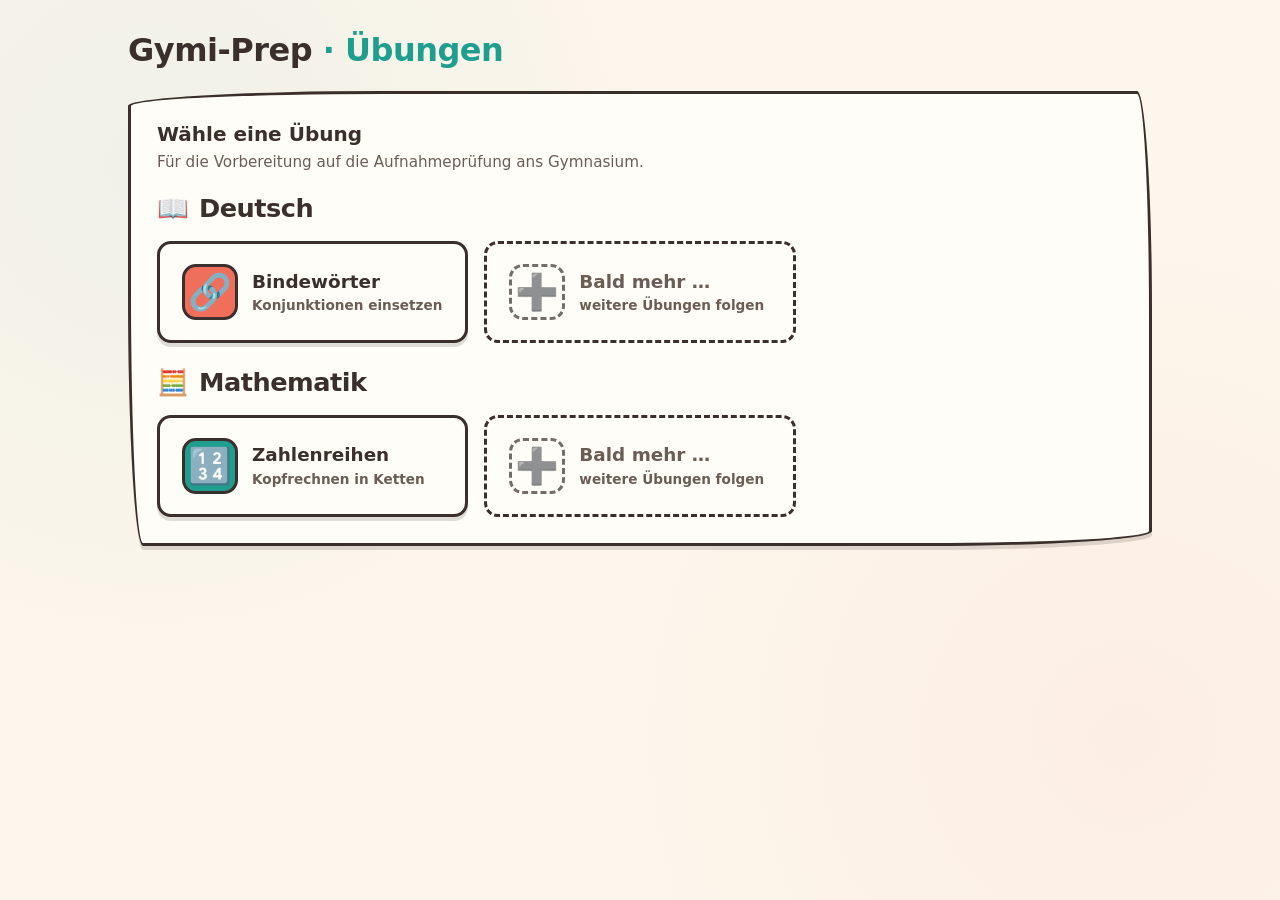
<file: index.html>
<!DOCTYPE html>
<html lang="de">
  <head>
    <meta charset="UTF-8" />
    <meta name="viewport" content="width=device-width, initial-scale=1.0, viewport-fit=cover" />
    <title>Gymi-Prep · Startseite</title>
    <link
      rel="icon"
      href="data:image/svg+xml,%3Csvg xmlns='http://www.w3.org/2000/svg' viewBox='0 0 100 100'%3E%3Ctext y='.9em' font-size='90'%3E%F0%9F%8E%93%3C/text%3E%3C/svg%3E"
    />
    <link rel="stylesheet" href="css/styles.css" />
    <style>
      .subjects {
        display: flex;
        flex-direction: column;
        gap: 22px;
      }
      .subject {
        display: flex;
        flex-direction: column;
        gap: 14px;
      }
      .subject-head {
        display: flex;
        align-items: center;
        gap: 10px;
      }
      .subject-title {
        font-size: clamp(1.2rem, 3.5vw, 1.6rem);
        font-weight: 800;
        margin: 0;
        letter-spacing: -0.5px;
      }
      .subject-icon {
        font-size: 1.6rem;
        line-height: 1;
      }
      /* Grid of big topic buttons; wraps and leaves room for more topics later. */
      .topic-grid {
        display: grid;
        grid-template-columns: repeat(auto-fill, minmax(240px, 1fr));
        gap: 16px;
      }
      .topic-card {
        display: flex;
        align-items: center;
        gap: 14px;
        padding: 20px 22px;
        border: var(--border-w) solid var(--line);
        border-radius: var(--radius);
        background: var(--card);
        box-shadow: var(--shadow);
        text-decoration: none;
        color: var(--ink);
        transition: transform 0.08s ease, box-shadow 0.08s ease;
      }
      .topic-card:hover {
        transform: translateY(-2px);
        box-shadow: 0 6px 0 rgba(58, 47, 42, 0.18);
      }
      .topic-card:active {
        transform: translateY(1px);
        box-shadow: 0 2px 0 rgba(58, 47, 42, 0.16);
      }
      .topic-emoji {
        font-size: 2.2rem;
        line-height: 1;
        flex: 0 0 auto;
        width: 56px;
        height: 56px;
        display: flex;
        align-items: center;
        justify-content: center;
        border-radius: 14px;
        border: var(--border-w) solid var(--line);
      }
      .topic-text {
        display: flex;
        flex-direction: column;
        gap: 2px;
      }
      .topic-name {
        font-weight: 800;
        font-size: 1.15rem;
      }
      .topic-sub {
        font-size: 0.85rem;
        color: var(--ink-soft);
        font-weight: 700;
      }
      /* Subject colour identities: Deutsch = coral (language/warmth),
         Mathematik = teal (numbers, matches the arithmetic trainer accent). */
      .subject--de .subject-icon,
      .subject--de .subject-title .accent {
        color: var(--coral-dark);
      }
      .subject--de .topic-emoji {
        background: var(--coral);
      }
      .subject--de .topic-card:hover {
        border-color: var(--coral-dark);
      }
      .subject--math .subject-icon,
      .subject--math .subject-title .accent {
        color: var(--teal-dark);
      }
      .subject--math .topic-emoji {
        background: var(--teal);
      }
      .subject--math .topic-card:hover {
        border-color: var(--teal-dark);
      }
      /* Placeholder tile hinting that more topics are coming. */
      .topic-card.soon {
        border-style: dashed;
        background: transparent;
        box-shadow: none;
        cursor: default;
        color: var(--ink-soft);
      }
      .topic-card.soon:hover {
        transform: none;
        box-shadow: none;
      }
      .topic-card.soon .topic-emoji {
        background: transparent;
        border-style: dashed;
        opacity: 0.7;
      }
    </style>
  </head>
  <body>
    <div class="app">
      <header class="app-header">
        <h1 class="app-title">Gymi&#8209;Prep <span class="accent">· Übungen</span></h1>
      </header>

      <div class="card wobble">
        <h2 class="panel-title">Wähle eine Übung</h2>
        <p class="panel-hint">Für die Vorbereitung auf die Aufnahmeprüfung ans Gymnasium.</p>

        <div class="subjects" style="margin-top: 18px;">
          <!-- ================= DEUTSCH ================= -->
          <section class="subject subject--de">
            <div class="subject-head">
              <span class="subject-icon">📖</span>
              <h3 class="subject-title">Deutsch<span class="accent"></span></h3>
            </div>
            <div class="topic-grid">
              <a class="topic-card" href="deutsch/connectors.html">
                <span class="topic-emoji">🔗</span>
                <span class="topic-text">
                  <span class="topic-name">Bindewörter</span>
                  <span class="topic-sub">Konjunktionen einsetzen</span>
                </span>
              </a>
              <div class="topic-card soon">
                <span class="topic-emoji">➕</span>
                <span class="topic-text">
                  <span class="topic-name">Bald mehr …</span>
                  <span class="topic-sub">weitere Übungen folgen</span>
                </span>
              </div>
            </div>
          </section>

          <!-- ================= MATHEMATIK ================= -->
          <section class="subject subject--math">
            <div class="subject-head">
              <span class="subject-icon">🧮</span>
              <h3 class="subject-title">Mathematik<span class="accent"></span></h3>
            </div>
            <div class="topic-grid">
              <a class="topic-card" href="math/zahlenreihen.html">
                <span class="topic-emoji">🔢</span>
                <span class="topic-text">
                  <span class="topic-name">Zahlenreihen</span>
                  <span class="topic-sub">Kopfrechnen in Ketten</span>
                </span>
              </a>
              <div class="topic-card soon">
                <span class="topic-emoji">➕</span>
                <span class="topic-text">
                  <span class="topic-name">Bald mehr …</span>
                  <span class="topic-sub">weitere Übungen folgen</span>
                </span>
              </div>
            </div>
          </section>
        </div>
      </div>
    </div>
  </body>
</html>
</file>
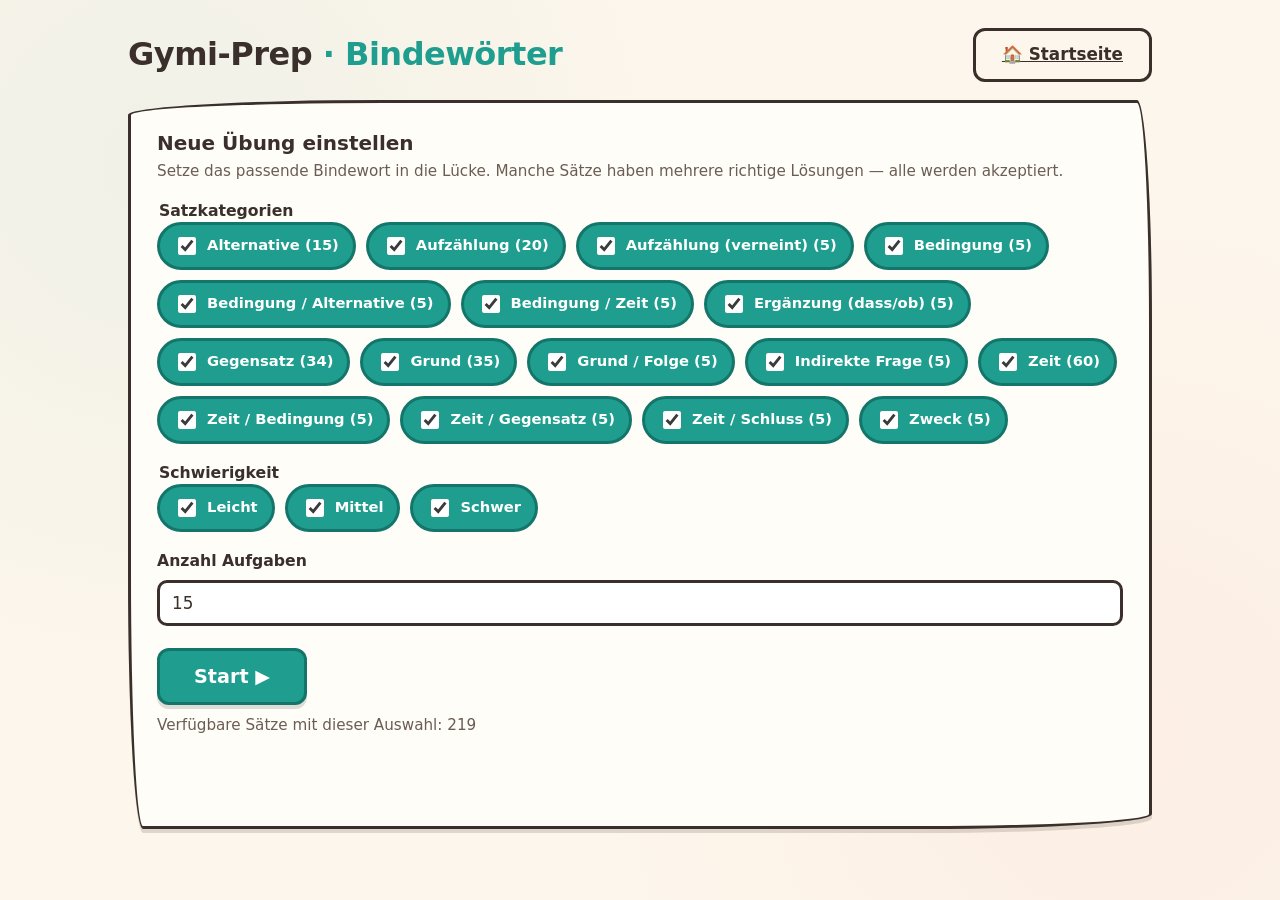
<file: deutsch/connectors.html>
<!DOCTYPE html>
<html lang="de">
  <head>
    <meta charset="UTF-8" />
    <meta name="viewport" content="width=device-width, initial-scale=1.0, viewport-fit=cover" />
    <title>Gymi-Prep · Bindewörter</title>
    <link
      rel="icon"
      href="data:image/svg+xml,%3Csvg xmlns='http://www.w3.org/2000/svg' viewBox='0 0 100 100'%3E%3Ctext y='.9em' font-size='90'%3E%F0%9F%94%97%3C/text%3E%3C/svg%3E"
    />
    <link rel="stylesheet" href="../css/styles.css" />
    <style>
      /* Connector-specific bits on top of the shared theme. */
      .sentence {
        font-size: clamp(1.15rem, 3.5vw, 1.5rem);
        line-height: 2;
        font-weight: 600;
        margin: 6px 0 4px;
      }
      /* Scope to input[type=text].blankInput so these beat the shared theme's
         `input[type=text]{width:100%}` rule (higher specificity than a bare class). */
      input[type="text"].blankInput {
        font: inherit;
        font-size: 1em;
        padding: 2px 8px;
        border: 0;
        border-bottom: 3px solid var(--line);
        border-radius: 6px 6px 0 0;
        background: #fff6da;
        margin: 0 3px;
        vertical-align: baseline;
        color: var(--ink);
        /* Width is driven by the `size` attribute (set in JS from content), so blanks
           hug their word instead of filling the line. `width:auto` lets `size` win;
           `field-sizing` tightens it further where supported. */
        width: auto;
        min-width: 5ch;
        field-sizing: content;
      }
      input[type="text"].blankInput:focus {
        outline: 3px solid var(--teal);
        outline-offset: 1px;
      }
      input[type="text"].blankInput.locked {
        opacity: 1;
        -webkit-text-fill-color: var(--ink);
        font-weight: 800;
      }
      input[type="text"].blankInput.locked.ok {
        background: #eafaf0;
        border-color: var(--green-dark);
      }
      input[type="text"].blankInput.locked.bad {
        background: #fdeeec;
        border-color: var(--coral-dark);
      }
      .full-sentence {
        margin-top: 10px;
        font-weight: 700;
        color: var(--ink-soft);
      }
      .solution-line {
        margin-top: 6px;
        font-weight: 600;
      }
      .solution-line .word {
        background: var(--paper-2);
        border: 2px solid var(--line);
        border-radius: 6px;
        padding: 1px 8px;
        margin: 0 3px;
        display: inline-block;
        font-weight: 800;
      }
      .meta-pills {
        display: flex;
        gap: 10px;
        flex-wrap: wrap;
        margin-bottom: 12px;
      }
      /* Plain-text label (Kategorie / Schwierigkeit) followed by the value as a
         colour-coded pill, so it reads "Kategorie: [Zeit]". */
      .pill {
        display: inline-flex;
        align-items: baseline;
        gap: 6px;
        line-height: 1.2;
      }
      .pill-label {
        font-size: 0.8rem;
        font-weight: 700;
        color: var(--ink-soft);
      }
      .pill-value {
        font-size: 0.9rem;
        font-weight: 800;
        color: #fff;
        padding: 2px 10px;
        border-radius: 999px;
        border: 2px solid var(--line);
        box-shadow: 0 2px 0 rgba(58, 47, 42, 0.14);
        white-space: nowrap;
      }
      .pill--category .pill-value {
        background: var(--teal);
      }
      .pill--difficulty .pill-value {
        background: var(--purple);
      }
      .pill--context .pill-value {
        background: var(--amber-dark);
      }
      .note-big {
        font-size: 2.4rem;
        font-weight: 800;
      }
    </style>
  </head>
  <body>
    <div class="app">
      <header class="app-header">
        <h1 class="app-title">Gymi&#8209;Prep <span class="accent">· Bindewörter</span></h1>
        <a class="btn btn-ghost" href="../index.html" title="Zur Startseite">🏠 Startseite</a>
      </header>

      <!-- ================= SETUP ================= -->
      <section id="screen-setup" class="screen active">
        <div class="card wobble">
          <h2 class="panel-title">Neue Übung einstellen</h2>
          <p class="panel-hint">
            Setze das passende Bindewort in die Lücke. Manche Sätze haben mehrere richtige Lösungen —
            alle werden akzeptiert.
          </p>

          <fieldset class="field" style="margin-top:6px;">
            <legend class="field-legend">Satzkategorien</legend>
            <div class="chips" id="chips-categories"></div>
          </fieldset>

          <fieldset class="field" style="margin-top:18px;">
            <legend class="field-legend">Schwierigkeit</legend>
            <div class="chips" id="chips-difficulty"></div>
          </fieldset>

          <div class="field-grid" style="margin-top:18px;">
            <div class="field">
              <label for="in-count">Anzahl Aufgaben</label>
              <input type="number" id="in-count" min="1" max="60" value="15" />
            </div>
          </div>

          <div class="btn-row">
            <button class="btn btn-primary btn-lg" id="btn-start">Start ▶</button>
          </div>
          <p class="panel-hint" id="pool-info" style="margin-top:10px;"></p>
          <p class="feedback bad" id="setup-error"></p>
        </div>
      </section>

      <!-- ================= SOLVING ================= -->
      <section id="screen-solve" class="screen">
        <div class="solve-topbar">
          <span class="progress-pill" id="progress-pill">Aufgabe 1 / 15</span>
          <button class="btn btn-ghost btn-cancel" id="btn-cancel">✕ Abbrechen</button>
        </div>
        <div class="cancel-confirm" id="cancel-confirm">
          <span>Übung wirklich abbrechen? Der Fortschritt geht verloren.</span>
          <span class="cancel-confirm-actions">
            <button class="btn btn-coral" id="btn-cancel-yes">Ja, abbrechen</button>
            <button class="btn btn-ghost" id="btn-cancel-no">Weiter üben</button>
          </span>
        </div>

        <div class="card wobble">
          <div class="meta-pills" id="solve-meta"></div>
          <div class="sentence" id="sentence"></div>
          <div class="solve-submit" style="margin-top:14px;">
            <button class="btn btn-primary btn-lg" id="btn-check">Prüfen</button>
            <button class="btn btn-primary btn-lg" id="btn-next" style="display:none;">Weiter ↵</button>
          </div>
          <p class="feedback" id="feedback"></p>
          <div id="solution-block"></div>
        </div>
      </section>

      <!-- ================= REPORT ================= -->
      <section id="screen-report" class="screen">
        <div class="report-summary" id="report-summary"></div>
        <div class="card wobble">
          <h2 class="panel-title">Deine Ergebnisse</h2>
          <p class="panel-hint">Tippe auf eine rote Aufgabe, um sie noch einmal zu versuchen.</p>
          <div class="report-grid" id="report-grid"></div>
          <div class="btn-row">
            <button class="btn btn-primary" id="btn-new">Neue Übung</button>
          </div>
        </div>
      </section>

      <!-- ================= RETRY ================= -->
      <section id="screen-retry" class="screen">
        <div class="card wobble">
          <div class="meta-pills" id="retry-meta"></div>
          <div class="sentence" id="retry-sentence"></div>
          <div class="solve-submit" style="margin-top:14px;">
            <button class="btn btn-primary btn-lg" id="btn-retry-check">Prüfen</button>
          </div>
          <p class="feedback" id="retry-feedback"></p>
          <div id="retry-solution-block"></div>
          <div class="btn-row" style="justify-content:center;">
            <button class="btn btn-ghost" id="btn-retry-back">← Zurück zur Übersicht</button>
          </div>
        </div>
      </section>
    </div>

    <script type="module" src="connectors_app.js"></script>
  </body>
</html>
</file>
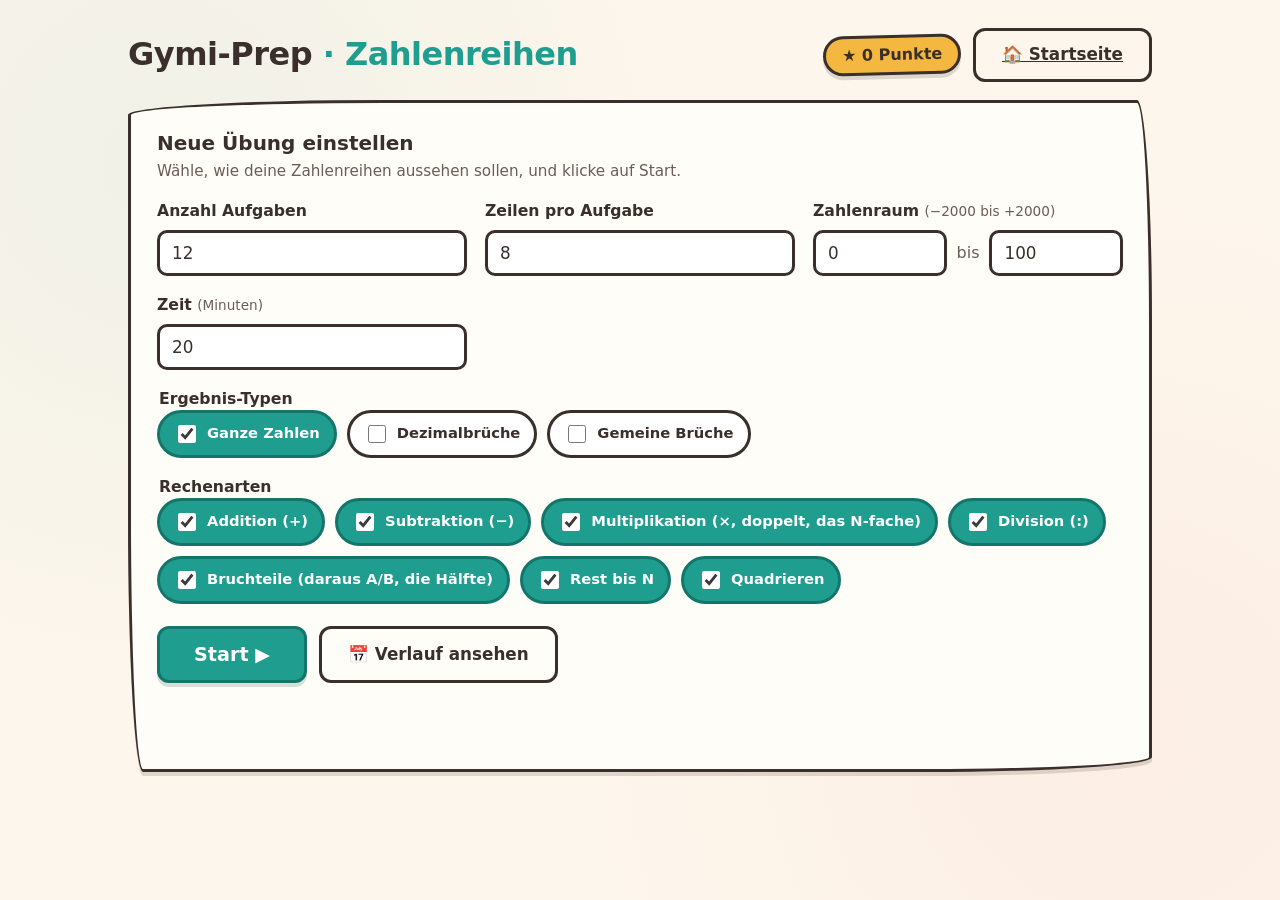
<file: math/zahlenreihen.html>
<!DOCTYPE html>
<html lang="de">
  <head>
    <meta charset="UTF-8" />
    <meta name="viewport" content="width=device-width, initial-scale=1.0, viewport-fit=cover" />
    <title>Gymi-Prep · Zahlenreihen</title>
    <link
      rel="icon"
      href="data:image/svg+xml,%3Csvg xmlns='http://www.w3.org/2000/svg' viewBox='0 0 100 100'%3E%3Ctext y='.9em' font-size='90'%3E%F0%9F%A7%AE%3C/text%3E%3C/svg%3E"
    />
    <link rel="stylesheet" href="../css/styles.css" />
  </head>
  <body>
    <div class="app">
      <header class="app-header">
        <h1 class="app-title">Gymi&#8209;Prep <span class="accent">· Zahlenreihen</span></h1>
        <div style="display:flex;align-items:center;gap:12px;flex-wrap:wrap;">
          <div class="total-score" id="total-score" title="Dein gesammelter Punktestand">★ 0 Punkte</div>
          <a class="btn btn-ghost" href="../index.html" title="Zur Startseite">🏠 Startseite</a>
        </div>
      </header>

      <!-- ================= SETUP ================= -->
      <section id="screen-setup" class="screen active">
        <div class="resume-banner" id="resume-banner">
          <span id="resume-text">Du hast eine offene Übung.</span>
          <span>
            <button class="btn" id="btn-resume">Fortsetzen</button>
            <button class="btn btn-ghost" id="btn-discard">Verwerfen</button>
          </span>
        </div>

        <div class="card wobble">
          <h2 class="panel-title">Neue Übung einstellen</h2>
          <p class="panel-hint">Wähle, wie deine Zahlenreihen aussehen sollen, und klicke auf Start.</p>

          <div class="field-grid">
            <div class="field">
              <label for="in-examples">Anzahl Aufgaben</label>
              <input type="number" id="in-examples" min="1" max="60" value="12" />
            </div>
            <div class="field">
              <label for="in-rows">Zeilen pro Aufgabe</label>
              <input type="number" id="in-rows" min="2" max="20" value="8" />
            </div>
            <div class="field">
              <label>Zahlenraum <span class="sub">(−2000 bis +2000)</span></label>
              <div class="range-row">
                <input type="number" id="in-range-min" min="-2000" max="2000" value="0" />
                <span>bis</span>
                <input type="number" id="in-range-max" min="-2000" max="2000" value="100" />
              </div>
            </div>
            <div class="field">
              <label for="in-time">Zeit <span class="sub">(Minuten)</span></label>
              <input type="number" id="in-time" min="1" max="120" value="20" />
            </div>
          </div>

          <fieldset class="field" style="margin-top:18px;">
            <legend class="field-legend">Ergebnis-Typen</legend>
            <div class="chips" id="chips-result-types"></div>
          </fieldset>

          <fieldset class="field" style="margin-top:18px;">
            <legend class="field-legend">Rechenarten</legend>
            <div class="chips" id="chips-op-groups"></div>
          </fieldset>

          <div class="btn-row">
            <button class="btn btn-primary btn-lg" id="btn-start">Start ▶</button>
            <button class="btn btn-ghost" id="btn-history">📅 Verlauf ansehen</button>
          </div>
          <p class="feedback bad" id="setup-error"></p>
        </div>
      </section>

      <!-- ================= HISTORY ================= -->
      <section id="screen-history" class="screen">
        <div class="card wobble">
          <h2 class="panel-title">Dein Verlauf</h2>
          <p class="panel-hint">Alle abgeschlossenen Übungen — neueste zuerst.</p>

          <div class="history-summary" id="history-summary"></div>

          <div class="history-wrap">
            <table class="history-table" id="history-table">
              <thead>
                <tr>
                  <th>Datum</th>
                  <th>Richtig</th>
                  <th>Zeit</th>
                  <th>Punkte</th>
                  <th class="col-actions"></th>
                </tr>
              </thead>
              <tbody id="history-body"></tbody>
            </table>
          </div>
          <p class="history-empty" id="history-empty" style="display:none;">
            Noch keine abgeschlossenen Übungen. Löse deine erste Übung! ✏️
          </p>

          <div class="btn-row">
            <button class="btn btn-primary" id="btn-history-back">← Zurück</button>
          </div>
        </div>
      </section>

      <!-- ================= SOLVING ================= -->
      <section id="screen-solve" class="screen">
        <div class="solve-topbar">
          <span class="progress-pill" id="progress-pill">Aufgabe 1 / 12</span>
          <span class="topbar-right">
            <span class="timer" id="timer">20:00</span>
            <button class="btn btn-ghost btn-cancel" id="btn-cancel">✕ Abbrechen</button>
          </span>
        </div>
        <div class="overtime-notice" id="overtime-notice">
          ⏰ Die Zeit ist um! Du darfst weitermachen.
        </div>
        <div class="cancel-confirm" id="cancel-confirm">
          <span>Übung wirklich abbrechen? Der Fortschritt wird gelöscht.</span>
          <span class="cancel-confirm-actions">
            <button class="btn btn-coral" id="btn-cancel-yes">Ja, abbrechen</button>
            <button class="btn btn-ghost" id="btn-cancel-no">Weiter üben</button>
          </span>
        </div>

        <div class="card chain-card wobble">
          <div class="chain-number" id="chain-number">1.</div>
          <div class="chain" id="chain"></div>
          <div class="answer-row">
            <span class="equals">=</span>
            <input
              type="text"
              class="answer-input"
              id="answer-input"
              inputmode="text"
              autocomplete="off"
              autocapitalize="off"
              spellcheck="false"
              aria-label="Deine Antwort"
            />
          </div>
          <div class="solve-submit">
            <button class="btn btn-primary btn-lg" id="btn-submit">Weiter ↵</button>
          </div>
          <p class="answer-help" id="answer-help"></p>
        </div>
      </section>

      <!-- ================= REPORT ================= -->
      <section id="screen-report" class="screen">
        <div class="bonus-banner" id="bonus-banner" style="display:none;"></div>
        <div class="report-summary" id="report-summary"></div>
        <div class="card wobble">
          <h2 class="panel-title">Deine Ergebnisse</h2>
          <p class="panel-hint">Tippe auf eine rote Aufgabe, um sie noch einmal zu versuchen.</p>
          <div class="report-grid" id="report-grid"></div>
          <div class="btn-row">
            <button class="btn btn-primary" id="btn-new">Neue Übung</button>
          </div>
        </div>
      </section>

      <!-- ================= RETRY ================= -->
      <section id="screen-retry" class="screen">
        <div class="card chain-card wobble">
          <div class="chain-number" id="retry-number">1.</div>
          <div class="chain" id="retry-chain"></div>
          <div class="answer-row">
            <span class="equals">=</span>
            <input
              type="text"
              class="answer-input"
              id="retry-input"
              inputmode="text"
              autocomplete="off"
              autocapitalize="off"
              spellcheck="false"
              aria-label="Deine Antwort"
            />
          </div>
          <div class="solve-submit">
            <button class="btn btn-primary btn-lg" id="btn-retry-submit">Prüfen</button>
          </div>
          <p class="feedback" id="retry-feedback"></p>
          <p class="answer-help" id="retry-help"></p>
          <div class="btn-row" style="justify-content:center;">
            <button class="btn btn-ghost" id="btn-retry-back">← Zurück zur Übersicht</button>
          </div>
        </div>
      </section>
    </div>

    <script type="module" src="js/app.js"></script>
  </body>
</html>
</file>
<file: css/styles.css>
/* Gymi-Prep — children-friendly theme.
   Warm "paper" background, deep ink text, restrained playful accents, thick and
   slightly irregular borders. One deliberate light theme, high contrast, big touch
   targets for tablet/phone. */

:root {
  --paper: #fdf6ec;
  --paper-2: #f7ead6;
  --card: #fffdf8;
  --ink: #3a2f2a;
  --ink-soft: #6b5d54;
  --line: #3a2f2a;

  --teal: #1f9e8f;
  --teal-dark: #14766b;
  --coral: #ef6f5b;
  --coral-dark: #d6533f;
  --amber: #f4b740;
  --amber-dark: #d99a1f;
  --green: #4caf6d;
  --green-dark: #368a53;
  --red: #e0483b;
  --sky: #4a9fd4;
  --purple: #8a6fbf;

  --radius: 14px;
  --border-w: 3px;

  --shadow: 0 4px 0 rgba(58, 47, 42, 0.16);
  --font: "Baloo 2", "Comic Sans MS", "Segoe UI", system-ui, -apple-system, sans-serif;
  --font-num: "Baloo 2", "Segoe UI", system-ui, sans-serif;
}

* {
  box-sizing: border-box;
}

html,
body {
  margin: 0;
  padding: 0;
}

body {
  font-family: var(--font);
  color: var(--ink);
  background: var(--paper);
  background-image:
    radial-gradient(circle at 12% 18%, rgba(31, 158, 143, 0.06), transparent 40%),
    radial-gradient(circle at 88% 82%, rgba(239, 111, 91, 0.06), transparent 40%);
  min-height: 100vh;
  line-height: 1.4;
  -webkit-text-size-adjust: 100%;
}

.app {
  max-width: 1080px;
  margin: 0 auto;
  padding: clamp(12px, 3vw, 28px);
}

/* --- Header ---------------------------------------------------------------- */
.app-header {
  display: flex;
  align-items: center;
  justify-content: space-between;
  gap: 12px;
  flex-wrap: wrap;
  margin-bottom: 18px;
}
.app-title {
  font-size: clamp(1.4rem, 4vw, 2rem);
  font-weight: 800;
  margin: 0;
  letter-spacing: -0.5px;
}
.app-title .accent {
  color: var(--teal);
}
.total-score {
  background: var(--amber);
  border: var(--border-w) solid var(--line);
  border-radius: 999px;
  padding: 6px 16px;
  font-weight: 800;
  box-shadow: var(--shadow);
  transform: rotate(-1.5deg);
}

/* --- Screens --------------------------------------------------------------- */
.screen {
  display: none;
}
.screen.active {
  display: block;
  animation: pop 0.25s ease;
}
@keyframes pop {
  from {
    opacity: 0;
    transform: translateY(8px);
  }
  to {
    opacity: 1;
    transform: translateY(0);
  }
}

/* --- Cards & panels -------------------------------------------------------- */
.card {
  background: var(--card);
  border: var(--border-w) solid var(--line);
  border-radius: var(--radius);
  box-shadow: var(--shadow);
  padding: clamp(16px, 3vw, 26px);
}
/* Slightly uneven, hand-drawn border feel on the main panels. */
.card.wobble {
  border-radius: 255px 15px 225px 15px / 15px 225px 15px 255px;
}

.panel-title {
  font-size: 1.25rem;
  font-weight: 800;
  margin: 0 0 4px;
}
.panel-hint {
  color: var(--ink-soft);
  margin: 0 0 18px;
  font-size: 0.95rem;
}

/* --- Setup form ------------------------------------------------------------ */
.field-grid {
  display: grid;
  grid-template-columns: repeat(auto-fit, minmax(230px, 1fr));
  gap: 18px;
}
.field {
  display: flex;
  flex-direction: column;
  gap: 8px;
}
.field > label,
.field-legend {
  font-weight: 700;
  font-size: 0.98rem;
}
.field .sub {
  font-weight: 500;
  color: var(--ink-soft);
  font-size: 0.85rem;
}

input[type="number"],
input[type="text"],
select {
  font-family: var(--font);
  font-size: 1.05rem;
  padding: 10px 12px;
  border: var(--border-w) solid var(--line);
  border-radius: 10px;
  background: #fff;
  color: var(--ink);
  width: 100%;
}
input[type="number"]:focus,
input[type="text"]:focus,
select:focus {
  outline: none;
  border-color: var(--teal);
  box-shadow: 0 0 0 3px rgba(31, 158, 143, 0.25);
}

.range-row {
  display: flex;
  align-items: center;
  gap: 10px;
}
.range-row span {
  color: var(--ink-soft);
}

/* Checkbox "chips" for result types & operations. */
fieldset.field {
  border: none;
  padding: 0;
  margin: 0;
}
.chips {
  display: flex;
  flex-wrap: wrap;
  gap: 10px;
}
.chip {
  display: inline-flex;
  align-items: center;
  gap: 8px;
  padding: 9px 14px;
  border: var(--border-w) solid var(--line);
  border-radius: 999px;
  background: #fff;
  cursor: pointer;
  font-weight: 600;
  font-size: 0.92rem;
  user-select: none;
  transition: transform 0.08s ease, background 0.12s ease;
}
.chip:hover {
  transform: translateY(-1px);
}
.chip input {
  accent-color: var(--teal);
  width: 18px;
  height: 18px;
}
.chip.checked {
  background: var(--teal);
  color: #fff;
  border-color: var(--teal-dark);
}
.chip.checked input {
  accent-color: #fff;
}

/* --- Buttons --------------------------------------------------------------- */
.btn {
  font-family: var(--font);
  font-weight: 800;
  font-size: 1.05rem;
  padding: 12px 26px;
  border: var(--border-w) solid var(--line);
  border-radius: 12px;
  background: var(--card);
  color: var(--ink);
  cursor: pointer;
  box-shadow: var(--shadow);
  transition: transform 0.08s ease, box-shadow 0.08s ease;
  min-height: 48px;
}
.btn:hover {
  transform: translateY(-2px);
}
.btn:active {
  transform: translateY(2px);
  box-shadow: 0 1px 0 rgba(58, 47, 42, 0.16);
}
.btn-primary {
  background: var(--teal);
  color: #fff;
  border-color: var(--teal-dark);
}
.btn-coral {
  background: var(--coral);
  color: #fff;
  border-color: var(--coral-dark);
}
.btn-ghost {
  background: transparent;
  box-shadow: none;
}
.btn-lg {
  font-size: 1.2rem;
  padding: 14px 34px;
}
.btn-row {
  display: flex;
  gap: 12px;
  flex-wrap: wrap;
  margin-top: 22px;
}

/* --- Solving screen -------------------------------------------------------- */
.solve-topbar {
  display: flex;
  align-items: center;
  justify-content: space-between;
  gap: 12px;
  flex-wrap: wrap;
  margin-bottom: 16px;
}
.progress-pill {
  background: var(--sky);
  color: #fff;
  border: var(--border-w) solid var(--line);
  border-radius: 999px;
  padding: 6px 16px;
  font-weight: 800;
}
.topbar-right {
  display: flex;
  align-items: center;
  gap: 10px;
}
.btn-cancel {
  font-size: 0.9rem;
  padding: 8px 14px;
  min-height: 40px;
  color: var(--coral-dark);
}
.btn-cancel:hover {
  background: #fdeeec;
}
.timer {
  font-variant-numeric: tabular-nums;
  font-weight: 800;
  font-size: 1.3rem;
  background: #fff;
  border: var(--border-w) solid var(--line);
  border-radius: 999px;
  padding: 6px 18px;
  box-shadow: var(--shadow);
}
.timer.overtime {
  background: var(--red);
  color: #fff;
  border-color: #b5352b;
  animation: shake 0.4s ease;
}
@keyframes shake {
  0%, 100% { transform: translateX(0); }
  25% { transform: translateX(-4px); }
  75% { transform: translateX(4px); }
}

.overtime-notice {
  display: none;
  background: var(--amber);
  border: var(--border-w) solid var(--line);
  border-radius: 10px;
  padding: 10px 14px;
  font-weight: 700;
  margin-bottom: 14px;
}
.overtime-notice.show {
  display: block;
}

.cancel-confirm {
  display: none;
  align-items: center;
  justify-content: space-between;
  gap: 12px;
  flex-wrap: wrap;
  background: #fdeeec;
  border: var(--border-w) solid var(--coral-dark);
  border-radius: 12px;
  padding: 12px 16px;
  font-weight: 700;
  margin-bottom: 14px;
  box-shadow: var(--shadow);
}
.cancel-confirm.show {
  display: flex;
}
.cancel-confirm-actions {
  display: flex;
  gap: 10px;
  flex-wrap: wrap;
}
.cancel-confirm .btn {
  font-size: 0.95rem;
  padding: 10px 18px;
  min-height: 42px;
}

/* The chain, book-style: centered column with rules top and bottom. */
.chain-card {
  max-width: 340px;
  margin: 0 auto;
  text-align: center;
}
.chain-number {
  font-weight: 800;
  font-size: 1.1rem;
  color: var(--ink-soft);
  margin-bottom: 8px;
}
.chain {
  display: flex;
  flex-direction: column;
  gap: 6px;
  font-family: var(--font-num);
  font-size: clamp(1.3rem, 5vw, 1.7rem);
  font-weight: 700;
  padding: 14px 10px;
  border-top: var(--border-w) solid var(--line);
  border-bottom: var(--border-w) solid var(--line);
}
.chain-start {
  font-weight: 800;
}
.chain-op {
  letter-spacing: 0.5px;
}
.frac {
  display: inline-flex;
  flex-direction: column;
  vertical-align: middle;
  line-height: 0.9;
  font-size: 0.62em;
  margin: 0 0.1em;
  text-align: center;
}
.frac .num {
  border-bottom: 2px solid currentColor;
  padding: 0 2px;
}
.frac .den {
  padding: 0 2px;
}
.mixed-whole {
  font-size: 1em;
  margin-right: 0.15em;
}

.answer-row {
  display: flex;
  align-items: center;
  justify-content: center;
  gap: 10px;
  margin-top: 14px;
}
.equals {
  font-size: 1.7rem;
  font-weight: 800;
}
.answer-input {
  max-width: 170px;
  text-align: center;
  font-size: 1.4rem !important;
  font-weight: 800;
}

.answer-help {
  text-align: center;
  color: var(--ink-soft);
  font-size: 0.9rem;
  margin: 14px auto 0;
  max-width: 420px;
}
.answer-help code {
  background: var(--paper-2);
  border: 2px solid var(--line);
  border-radius: 6px;
  padding: 1px 6px;
  font-weight: 700;
}
.solve-submit {
  text-align: center;
  margin-top: 18px;
}

/* --- Report ---------------------------------------------------------------- */
.report-summary {
  display: flex;
  flex-wrap: wrap;
  gap: 14px;
  margin-bottom: 20px;
}
.stat {
  flex: 1 1 140px;
  background: var(--card);
  border: var(--border-w) solid var(--line);
  border-radius: 12px;
  padding: 14px 16px;
  box-shadow: var(--shadow);
}
.stat .label {
  font-size: 0.82rem;
  color: var(--ink-soft);
  font-weight: 700;
}
.stat .value {
  font-size: 1.6rem;
  font-weight: 800;
}
.stat.time-ok .value {
  color: var(--green-dark);
}
.stat.time-bad .value {
  color: var(--red);
}
.stat.score .value {
  color: var(--amber-dark);
}

.report-grid {
  display: grid;
  grid-template-columns: repeat(auto-fill, minmax(150px, 1fr));
  gap: 12px;
}
.report-cell {
  border: var(--border-w) solid var(--line);
  border-radius: 12px;
  padding: 12px;
  background: #fff;
  text-align: center;
  box-shadow: var(--shadow);
}
.report-cell .rc-num {
  font-weight: 800;
  color: var(--ink-soft);
}
.report-cell .rc-mark {
  font-size: 1.8rem;
  line-height: 1;
  margin: 4px 0;
}
.report-cell.correct {
  background: #eafaf0;
  border-color: var(--green-dark);
}
.report-cell.correct .rc-mark {
  color: var(--green-dark);
}
.report-cell.wrong {
  background: #fdeeec;
  border-color: var(--coral-dark);
  cursor: pointer;
}
.report-cell.wrong:hover {
  transform: translateY(-2px);
}
.report-cell.fixed {
  background: #fff6e6;
  border-color: var(--amber-dark);
}
.report-cell .rc-hint {
  font-size: 0.78rem;
  color: var(--ink-soft);
  font-weight: 600;
}
.report-cell .rc-answer {
  font-size: 0.85rem;
  margin-top: 4px;
}

.bonus-banner {
  background: linear-gradient(100deg, var(--amber), var(--coral));
  color: #fff;
  border: var(--border-w) solid var(--line);
  border-radius: 12px;
  padding: 14px 18px;
  font-weight: 800;
  text-align: center;
  margin-bottom: 18px;
  box-shadow: var(--shadow);
  transform: rotate(-0.6deg);
}

.feedback {
  text-align: center;
  font-weight: 800;
  font-size: 1.2rem;
  margin-top: 14px;
  min-height: 1.4em;
}
.feedback.good {
  color: var(--green-dark);
}
.feedback.bad {
  color: var(--red);
}

/* --- Resume banner --------------------------------------------------------- */
.resume-banner {
  display: none;
  background: var(--purple);
  color: #fff;
  border: var(--border-w) solid var(--line);
  border-radius: 12px;
  padding: 14px 18px;
  margin-bottom: 18px;
  box-shadow: var(--shadow);
  align-items: center;
  justify-content: space-between;
  gap: 12px;
  flex-wrap: wrap;
}
.resume-banner.show {
  display: flex;
}
.resume-banner .btn {
  color: var(--ink);
}

/* --- History --------------------------------------------------------------- */
.history-summary {
  display: flex;
  flex-wrap: wrap;
  gap: 14px;
  margin-bottom: 20px;
}
.history-wrap {
  overflow-x: auto;
  border: var(--border-w) solid var(--line);
  border-radius: 12px;
}
.history-table {
  width: 100%;
  border-collapse: collapse;
  font-size: 1rem;
  min-width: 460px;
}
.history-table thead th {
  text-align: left;
  font-weight: 800;
  padding: 12px 14px;
  background: var(--paper-2);
  border-bottom: var(--border-w) solid var(--line);
  white-space: nowrap;
}
.history-table th.num,
.history-table td.num {
  text-align: right;
  font-variant-numeric: tabular-nums;
}
.history-table tbody td {
  padding: 11px 14px;
  border-bottom: 2px solid rgba(58, 47, 42, 0.14);
}
.history-table tbody tr:last-child td {
  border-bottom: none;
}
.history-table tbody tr:nth-child(even) {
  background: rgba(58, 47, 42, 0.035);
}
.history-table td.col-date {
  font-weight: 600;
  white-space: nowrap;
}
.history-table td.num {
  font-weight: 700;
}
.history-table td.num.good {
  color: var(--green-dark);
}
.history-table td.num.bad {
  color: var(--red);
}
.history-table td.num.points {
  color: var(--amber-dark);
  font-weight: 800;
}
.history-table .col-actions {
  text-align: right;
  width: 1%;
}
.btn-icon {
  border: 2px solid var(--line);
  background: #fff;
  border-radius: 8px;
  cursor: pointer;
  font-size: 1rem;
  line-height: 1;
  padding: 6px 9px;
  min-height: 36px;
}
.btn-icon:hover {
  background: #fdeeec;
  border-color: var(--coral-dark);
}
.history-empty {
  text-align: center;
  color: var(--ink-soft);
  font-weight: 600;
  padding: 24px 0;
}

.visually-hidden {
  position: absolute;
  width: 1px;
  height: 1px;
  overflow: hidden;
  clip: rect(0 0 0 0);
}

@media (max-width: 480px) {
  .btn-row {
    flex-direction: column;
  }
  .btn-row .btn {
    width: 100%;
  }
}
</file>
